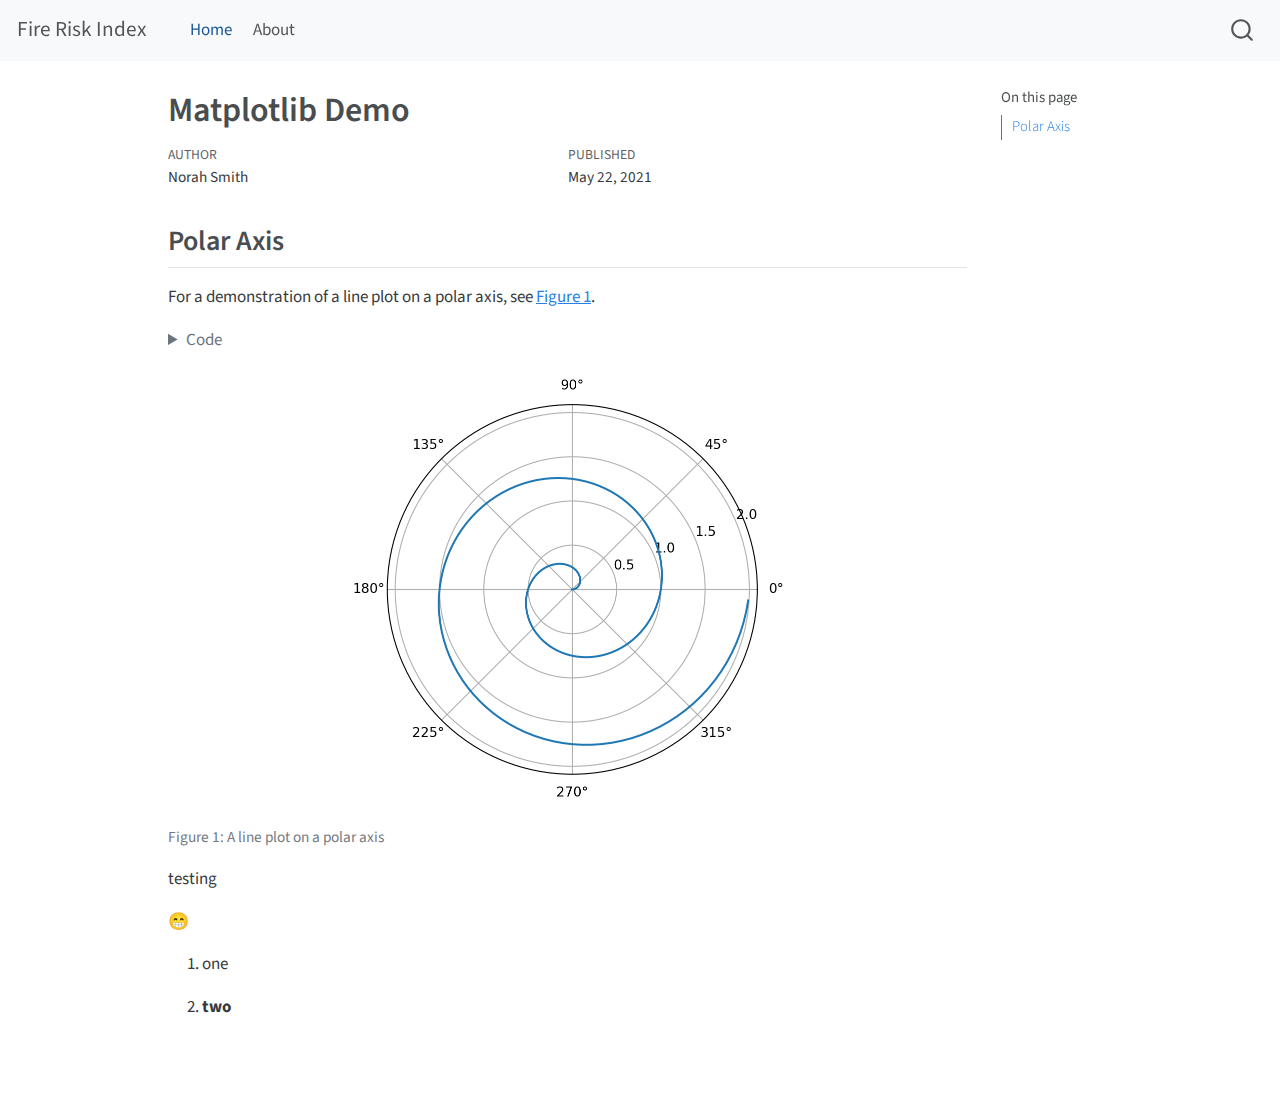
<file: docs/index.html>
<!DOCTYPE html>
<html xmlns="http://www.w3.org/1999/xhtml" lang="en" xml:lang="en"><head>

<meta charset="utf-8">
<meta name="generator" content="quarto-1.3.450">

<meta name="viewport" content="width=device-width, initial-scale=1.0, user-scalable=yes">

<meta name="author" content="Norah Smith">
<meta name="dcterms.date" content="2021-05-22">

<title>Fire Risk Index - Matplotlib Demo</title>
<style>
code{white-space: pre-wrap;}
span.smallcaps{font-variant: small-caps;}
div.columns{display: flex; gap: min(4vw, 1.5em);}
div.column{flex: auto; overflow-x: auto;}
div.hanging-indent{margin-left: 1.5em; text-indent: -1.5em;}
ul.task-list{list-style: none;}
ul.task-list li input[type="checkbox"] {
  width: 0.8em;
  margin: 0 0.8em 0.2em -1em; /* quarto-specific, see https://github.com/quarto-dev/quarto-cli/issues/4556 */ 
  vertical-align: middle;
}
/* CSS for syntax highlighting */
pre > code.sourceCode { white-space: pre; position: relative; }
pre > code.sourceCode > span { display: inline-block; line-height: 1.25; }
pre > code.sourceCode > span:empty { height: 1.2em; }
.sourceCode { overflow: visible; }
code.sourceCode > span { color: inherit; text-decoration: inherit; }
div.sourceCode { margin: 1em 0; }
pre.sourceCode { margin: 0; }
@media screen {
div.sourceCode { overflow: auto; }
}
@media print {
pre > code.sourceCode { white-space: pre-wrap; }
pre > code.sourceCode > span { text-indent: -5em; padding-left: 5em; }
}
pre.numberSource code
  { counter-reset: source-line 0; }
pre.numberSource code > span
  { position: relative; left: -4em; counter-increment: source-line; }
pre.numberSource code > span > a:first-child::before
  { content: counter(source-line);
    position: relative; left: -1em; text-align: right; vertical-align: baseline;
    border: none; display: inline-block;
    -webkit-touch-callout: none; -webkit-user-select: none;
    -khtml-user-select: none; -moz-user-select: none;
    -ms-user-select: none; user-select: none;
    padding: 0 4px; width: 4em;
  }
pre.numberSource { margin-left: 3em;  padding-left: 4px; }
div.sourceCode
  {   }
@media screen {
pre > code.sourceCode > span > a:first-child::before { text-decoration: underline; }
}
</style>


<script src="site_libs/quarto-nav/quarto-nav.js"></script>
<script src="site_libs/quarto-nav/headroom.min.js"></script>
<script src="site_libs/clipboard/clipboard.min.js"></script>
<script src="site_libs/quarto-search/autocomplete.umd.js"></script>
<script src="site_libs/quarto-search/fuse.min.js"></script>
<script src="site_libs/quarto-search/quarto-search.js"></script>
<meta name="quarto:offset" content="./">
<script src="site_libs/quarto-html/quarto.js"></script>
<script src="site_libs/quarto-html/popper.min.js"></script>
<script src="site_libs/quarto-html/tippy.umd.min.js"></script>
<script src="site_libs/quarto-html/anchor.min.js"></script>
<link href="site_libs/quarto-html/tippy.css" rel="stylesheet">
<link href="site_libs/quarto-html/quarto-syntax-highlighting.css" rel="stylesheet" id="quarto-text-highlighting-styles">
<script src="site_libs/bootstrap/bootstrap.min.js"></script>
<link href="site_libs/bootstrap/bootstrap-icons.css" rel="stylesheet">
<link href="site_libs/bootstrap/bootstrap.min.css" rel="stylesheet" id="quarto-bootstrap" data-mode="light">
<script id="quarto-search-options" type="application/json">{
  "location": "navbar",
  "copy-button": false,
  "collapse-after": 3,
  "panel-placement": "end",
  "type": "overlay",
  "limit": 20,
  "language": {
    "search-no-results-text": "No results",
    "search-matching-documents-text": "matching documents",
    "search-copy-link-title": "Copy link to search",
    "search-hide-matches-text": "Hide additional matches",
    "search-more-match-text": "more match in this document",
    "search-more-matches-text": "more matches in this document",
    "search-clear-button-title": "Clear",
    "search-detached-cancel-button-title": "Cancel",
    "search-submit-button-title": "Submit",
    "search-label": "Search"
  }
}</script>


<link rel="stylesheet" href="styles.css">
</head>

<body class="nav-fixed">

<div id="quarto-search-results"></div>
  <header id="quarto-header" class="headroom fixed-top">
    <nav class="navbar navbar-expand-lg navbar-dark ">
      <div class="navbar-container container-fluid">
      <div class="navbar-brand-container">
    <a class="navbar-brand" href="./index.html">
    <span class="navbar-title">Fire Risk Index</span>
    </a>
  </div>
            <div id="quarto-search" class="" title="Search"></div>
          <button class="navbar-toggler" type="button" data-bs-toggle="collapse" data-bs-target="#navbarCollapse" aria-controls="navbarCollapse" aria-expanded="false" aria-label="Toggle navigation" onclick="if (window.quartoToggleHeadroom) { window.quartoToggleHeadroom(); }">
  <span class="navbar-toggler-icon"></span>
</button>
          <div class="collapse navbar-collapse" id="navbarCollapse">
            <ul class="navbar-nav navbar-nav-scroll me-auto">
  <li class="nav-item">
    <a class="nav-link active" href="./index.html" rel="" target="" aria-current="page">
 <span class="menu-text">Home</span></a>
  </li>  
  <li class="nav-item">
    <a class="nav-link" href="./about.html" rel="" target="">
 <span class="menu-text">About</span></a>
  </li>  
</ul>
            <div class="quarto-navbar-tools ms-auto">
</div>
          </div> <!-- /navcollapse -->
      </div> <!-- /container-fluid -->
    </nav>
</header>
<!-- content -->
<div id="quarto-content" class="quarto-container page-columns page-rows-contents page-layout-article page-navbar">
<!-- sidebar -->
<!-- margin-sidebar -->
    <div id="quarto-margin-sidebar" class="sidebar margin-sidebar">
        <nav id="TOC" role="doc-toc" class="toc-active">
    <h2 id="toc-title">On this page</h2>
   
  <ul>
  <li><a href="#polar-axis" id="toc-polar-axis" class="nav-link active" data-scroll-target="#polar-axis">Polar Axis</a></li>
  </ul>
</nav>
    </div>
<!-- main -->
<main class="content" id="quarto-document-content">

<header id="title-block-header" class="quarto-title-block default">
<div class="quarto-title">
<h1 class="title">Matplotlib Demo</h1>
</div>



<div class="quarto-title-meta">

    <div>
    <div class="quarto-title-meta-heading">Author</div>
    <div class="quarto-title-meta-contents">
             <p>Norah Smith </p>
          </div>
  </div>
    
    <div>
    <div class="quarto-title-meta-heading">Published</div>
    <div class="quarto-title-meta-contents">
      <p class="date">May 22, 2021</p>
    </div>
  </div>
  
    
  </div>
  

</header>

<section id="polar-axis" class="level2">
<h2 class="anchored" data-anchor-id="polar-axis">Polar Axis</h2>
<p>For a demonstration of a line plot on a polar axis, see <a href="#fig-polar">Figure&nbsp;1</a>.</p>
<div class="cell" data-execution_count="1">
<details>
<summary>Code</summary>
<div class="sourceCode cell-code" id="cb1"><pre class="sourceCode python code-with-copy"><code class="sourceCode python"><span id="cb1-1"><a href="#cb1-1" aria-hidden="true" tabindex="-1"></a><span class="im">import</span> numpy <span class="im">as</span> np</span>
<span id="cb1-2"><a href="#cb1-2" aria-hidden="true" tabindex="-1"></a><span class="im">import</span> matplotlib.pyplot <span class="im">as</span> plt</span>
<span id="cb1-3"><a href="#cb1-3" aria-hidden="true" tabindex="-1"></a></span>
<span id="cb1-4"><a href="#cb1-4" aria-hidden="true" tabindex="-1"></a>r <span class="op">=</span> np.arange(<span class="dv">0</span>, <span class="dv">2</span>, <span class="fl">0.01</span>)</span>
<span id="cb1-5"><a href="#cb1-5" aria-hidden="true" tabindex="-1"></a>theta <span class="op">=</span> <span class="dv">2</span> <span class="op">*</span> np.pi <span class="op">*</span> r</span>
<span id="cb1-6"><a href="#cb1-6" aria-hidden="true" tabindex="-1"></a>fig, ax <span class="op">=</span> plt.subplots(subplot_kw<span class="op">=</span>{<span class="st">'projection'</span>: <span class="st">'polar'</span>})</span>
<span id="cb1-7"><a href="#cb1-7" aria-hidden="true" tabindex="-1"></a>ax.plot(theta, r)</span>
<span id="cb1-8"><a href="#cb1-8" aria-hidden="true" tabindex="-1"></a>ax.set_rticks([<span class="fl">0.5</span>, <span class="dv">1</span>, <span class="fl">1.5</span>, <span class="dv">2</span>])</span>
<span id="cb1-9"><a href="#cb1-9" aria-hidden="true" tabindex="-1"></a>ax.grid(<span class="va">True</span>)</span>
<span id="cb1-10"><a href="#cb1-10" aria-hidden="true" tabindex="-1"></a>plt.show()</span></code><button title="Copy to Clipboard" class="code-copy-button"><i class="bi"></i></button></pre></div>
</details>
<div class="cell-output cell-output-display">
<div id="fig-polar" class="quarto-figure quarto-figure-center anchored">
<figure class="figure">
<p><img src="index_files/figure-html/fig-polar-output-1.png" width="450" height="439" class="figure-img"></p>
<figcaption class="figure-caption">Figure&nbsp;1: A line plot on a polar axis</figcaption>
</figure>
</div>
</div>
</div>
<p>testing</p>
<p>😁</p>
<ol type="1">
<li><p>one</p></li>
<li><p><strong>two</strong></p></li>
</ol>


</section>

</main> <!-- /main -->
<script id="quarto-html-after-body" type="application/javascript">
window.document.addEventListener("DOMContentLoaded", function (event) {
  const toggleBodyColorMode = (bsSheetEl) => {
    const mode = bsSheetEl.getAttribute("data-mode");
    const bodyEl = window.document.querySelector("body");
    if (mode === "dark") {
      bodyEl.classList.add("quarto-dark");
      bodyEl.classList.remove("quarto-light");
    } else {
      bodyEl.classList.add("quarto-light");
      bodyEl.classList.remove("quarto-dark");
    }
  }
  const toggleBodyColorPrimary = () => {
    const bsSheetEl = window.document.querySelector("link#quarto-bootstrap");
    if (bsSheetEl) {
      toggleBodyColorMode(bsSheetEl);
    }
  }
  toggleBodyColorPrimary();  
  const icon = "";
  const anchorJS = new window.AnchorJS();
  anchorJS.options = {
    placement: 'right',
    icon: icon
  };
  anchorJS.add('.anchored');
  const isCodeAnnotation = (el) => {
    for (const clz of el.classList) {
      if (clz.startsWith('code-annotation-')) {                     
        return true;
      }
    }
    return false;
  }
  const clipboard = new window.ClipboardJS('.code-copy-button', {
    text: function(trigger) {
      const codeEl = trigger.previousElementSibling.cloneNode(true);
      for (const childEl of codeEl.children) {
        if (isCodeAnnotation(childEl)) {
          childEl.remove();
        }
      }
      return codeEl.innerText;
    }
  });
  clipboard.on('success', function(e) {
    // button target
    const button = e.trigger;
    // don't keep focus
    button.blur();
    // flash "checked"
    button.classList.add('code-copy-button-checked');
    var currentTitle = button.getAttribute("title");
    button.setAttribute("title", "Copied!");
    let tooltip;
    if (window.bootstrap) {
      button.setAttribute("data-bs-toggle", "tooltip");
      button.setAttribute("data-bs-placement", "left");
      button.setAttribute("data-bs-title", "Copied!");
      tooltip = new bootstrap.Tooltip(button, 
        { trigger: "manual", 
          customClass: "code-copy-button-tooltip",
          offset: [0, -8]});
      tooltip.show();    
    }
    setTimeout(function() {
      if (tooltip) {
        tooltip.hide();
        button.removeAttribute("data-bs-title");
        button.removeAttribute("data-bs-toggle");
        button.removeAttribute("data-bs-placement");
      }
      button.setAttribute("title", currentTitle);
      button.classList.remove('code-copy-button-checked');
    }, 1000);
    // clear code selection
    e.clearSelection();
  });
  function tippyHover(el, contentFn) {
    const config = {
      allowHTML: true,
      content: contentFn,
      maxWidth: 500,
      delay: 100,
      arrow: false,
      appendTo: function(el) {
          return el.parentElement;
      },
      interactive: true,
      interactiveBorder: 10,
      theme: 'quarto',
      placement: 'bottom-start'
    };
    window.tippy(el, config); 
  }
  const noterefs = window.document.querySelectorAll('a[role="doc-noteref"]');
  for (var i=0; i<noterefs.length; i++) {
    const ref = noterefs[i];
    tippyHover(ref, function() {
      // use id or data attribute instead here
      let href = ref.getAttribute('data-footnote-href') || ref.getAttribute('href');
      try { href = new URL(href).hash; } catch {}
      const id = href.replace(/^#\/?/, "");
      const note = window.document.getElementById(id);
      return note.innerHTML;
    });
  }
      let selectedAnnoteEl;
      const selectorForAnnotation = ( cell, annotation) => {
        let cellAttr = 'data-code-cell="' + cell + '"';
        let lineAttr = 'data-code-annotation="' +  annotation + '"';
        const selector = 'span[' + cellAttr + '][' + lineAttr + ']';
        return selector;
      }
      const selectCodeLines = (annoteEl) => {
        const doc = window.document;
        const targetCell = annoteEl.getAttribute("data-target-cell");
        const targetAnnotation = annoteEl.getAttribute("data-target-annotation");
        const annoteSpan = window.document.querySelector(selectorForAnnotation(targetCell, targetAnnotation));
        const lines = annoteSpan.getAttribute("data-code-lines").split(",");
        const lineIds = lines.map((line) => {
          return targetCell + "-" + line;
        })
        let top = null;
        let height = null;
        let parent = null;
        if (lineIds.length > 0) {
            //compute the position of the single el (top and bottom and make a div)
            const el = window.document.getElementById(lineIds[0]);
            top = el.offsetTop;
            height = el.offsetHeight;
            parent = el.parentElement.parentElement;
          if (lineIds.length > 1) {
            const lastEl = window.document.getElementById(lineIds[lineIds.length - 1]);
            const bottom = lastEl.offsetTop + lastEl.offsetHeight;
            height = bottom - top;
          }
          if (top !== null && height !== null && parent !== null) {
            // cook up a div (if necessary) and position it 
            let div = window.document.getElementById("code-annotation-line-highlight");
            if (div === null) {
              div = window.document.createElement("div");
              div.setAttribute("id", "code-annotation-line-highlight");
              div.style.position = 'absolute';
              parent.appendChild(div);
            }
            div.style.top = top - 2 + "px";
            div.style.height = height + 4 + "px";
            let gutterDiv = window.document.getElementById("code-annotation-line-highlight-gutter");
            if (gutterDiv === null) {
              gutterDiv = window.document.createElement("div");
              gutterDiv.setAttribute("id", "code-annotation-line-highlight-gutter");
              gutterDiv.style.position = 'absolute';
              const codeCell = window.document.getElementById(targetCell);
              const gutter = codeCell.querySelector('.code-annotation-gutter');
              gutter.appendChild(gutterDiv);
            }
            gutterDiv.style.top = top - 2 + "px";
            gutterDiv.style.height = height + 4 + "px";
          }
          selectedAnnoteEl = annoteEl;
        }
      };
      const unselectCodeLines = () => {
        const elementsIds = ["code-annotation-line-highlight", "code-annotation-line-highlight-gutter"];
        elementsIds.forEach((elId) => {
          const div = window.document.getElementById(elId);
          if (div) {
            div.remove();
          }
        });
        selectedAnnoteEl = undefined;
      };
      // Attach click handler to the DT
      const annoteDls = window.document.querySelectorAll('dt[data-target-cell]');
      for (const annoteDlNode of annoteDls) {
        annoteDlNode.addEventListener('click', (event) => {
          const clickedEl = event.target;
          if (clickedEl !== selectedAnnoteEl) {
            unselectCodeLines();
            const activeEl = window.document.querySelector('dt[data-target-cell].code-annotation-active');
            if (activeEl) {
              activeEl.classList.remove('code-annotation-active');
            }
            selectCodeLines(clickedEl);
            clickedEl.classList.add('code-annotation-active');
          } else {
            // Unselect the line
            unselectCodeLines();
            clickedEl.classList.remove('code-annotation-active');
          }
        });
      }
  const findCites = (el) => {
    const parentEl = el.parentElement;
    if (parentEl) {
      const cites = parentEl.dataset.cites;
      if (cites) {
        return {
          el,
          cites: cites.split(' ')
        };
      } else {
        return findCites(el.parentElement)
      }
    } else {
      return undefined;
    }
  };
  var bibliorefs = window.document.querySelectorAll('a[role="doc-biblioref"]');
  for (var i=0; i<bibliorefs.length; i++) {
    const ref = bibliorefs[i];
    const citeInfo = findCites(ref);
    if (citeInfo) {
      tippyHover(citeInfo.el, function() {
        var popup = window.document.createElement('div');
        citeInfo.cites.forEach(function(cite) {
          var citeDiv = window.document.createElement('div');
          citeDiv.classList.add('hanging-indent');
          citeDiv.classList.add('csl-entry');
          var biblioDiv = window.document.getElementById('ref-' + cite);
          if (biblioDiv) {
            citeDiv.innerHTML = biblioDiv.innerHTML;
          }
          popup.appendChild(citeDiv);
        });
        return popup.innerHTML;
      });
    }
  }
});
</script>
</div> <!-- /content -->



</body></html>
</file>
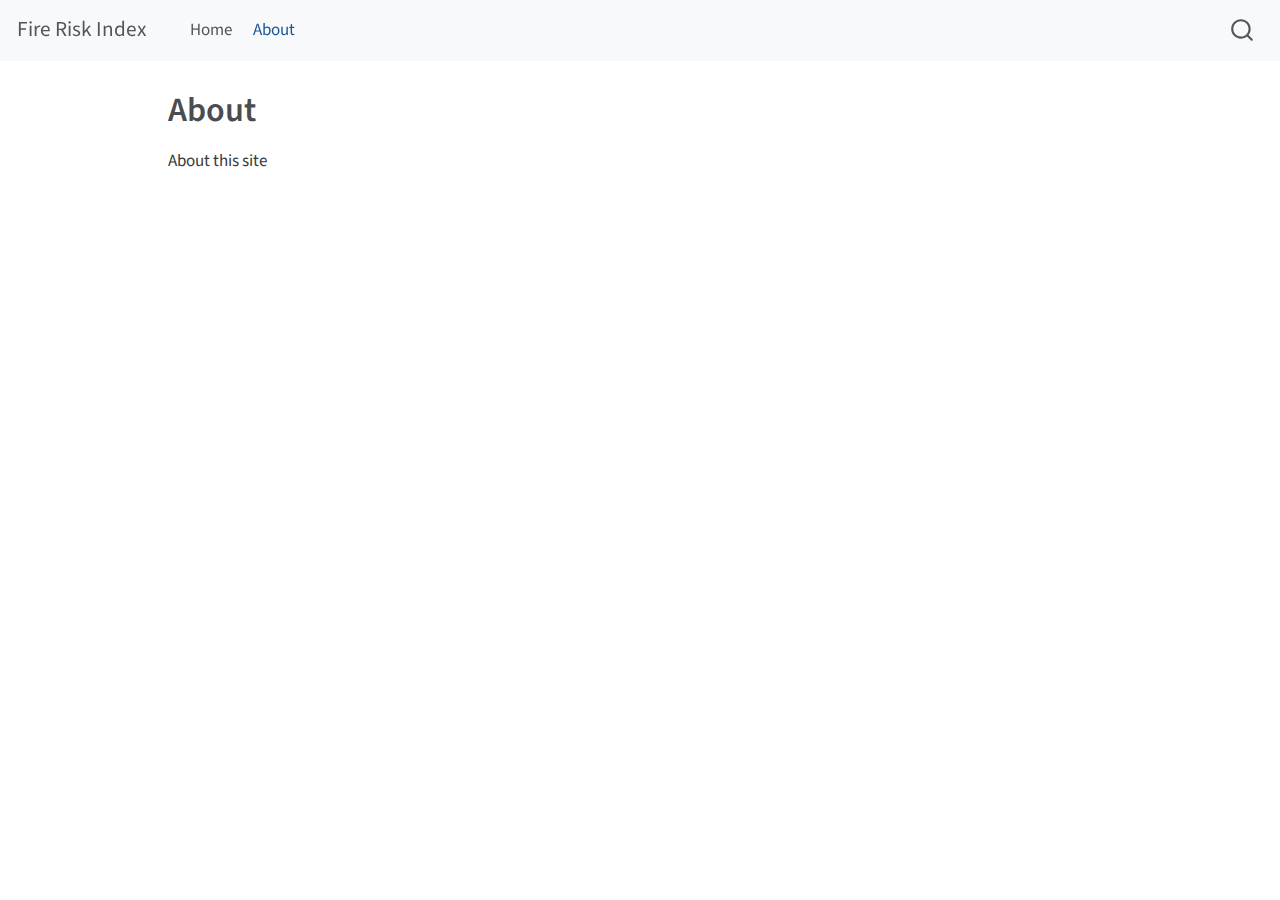
<file: docs/about.html>
<!DOCTYPE html>
<html xmlns="http://www.w3.org/1999/xhtml" lang="en" xml:lang="en"><head>

<meta charset="utf-8">
<meta name="generator" content="quarto-1.3.450">

<meta name="viewport" content="width=device-width, initial-scale=1.0, user-scalable=yes">


<title>Fire Risk Index - About</title>
<style>
code{white-space: pre-wrap;}
span.smallcaps{font-variant: small-caps;}
div.columns{display: flex; gap: min(4vw, 1.5em);}
div.column{flex: auto; overflow-x: auto;}
div.hanging-indent{margin-left: 1.5em; text-indent: -1.5em;}
ul.task-list{list-style: none;}
ul.task-list li input[type="checkbox"] {
  width: 0.8em;
  margin: 0 0.8em 0.2em -1em; /* quarto-specific, see https://github.com/quarto-dev/quarto-cli/issues/4556 */ 
  vertical-align: middle;
}
</style>


<script src="site_libs/quarto-nav/quarto-nav.js"></script>
<script src="site_libs/quarto-nav/headroom.min.js"></script>
<script src="site_libs/clipboard/clipboard.min.js"></script>
<script src="site_libs/quarto-search/autocomplete.umd.js"></script>
<script src="site_libs/quarto-search/fuse.min.js"></script>
<script src="site_libs/quarto-search/quarto-search.js"></script>
<meta name="quarto:offset" content="./">
<script src="site_libs/quarto-html/quarto.js"></script>
<script src="site_libs/quarto-html/popper.min.js"></script>
<script src="site_libs/quarto-html/tippy.umd.min.js"></script>
<script src="site_libs/quarto-html/anchor.min.js"></script>
<link href="site_libs/quarto-html/tippy.css" rel="stylesheet">
<link href="site_libs/quarto-html/quarto-syntax-highlighting.css" rel="stylesheet" id="quarto-text-highlighting-styles">
<script src="site_libs/bootstrap/bootstrap.min.js"></script>
<link href="site_libs/bootstrap/bootstrap-icons.css" rel="stylesheet">
<link href="site_libs/bootstrap/bootstrap.min.css" rel="stylesheet" id="quarto-bootstrap" data-mode="light">
<script id="quarto-search-options" type="application/json">{
  "location": "navbar",
  "copy-button": false,
  "collapse-after": 3,
  "panel-placement": "end",
  "type": "overlay",
  "limit": 20,
  "language": {
    "search-no-results-text": "No results",
    "search-matching-documents-text": "matching documents",
    "search-copy-link-title": "Copy link to search",
    "search-hide-matches-text": "Hide additional matches",
    "search-more-match-text": "more match in this document",
    "search-more-matches-text": "more matches in this document",
    "search-clear-button-title": "Clear",
    "search-detached-cancel-button-title": "Cancel",
    "search-submit-button-title": "Submit",
    "search-label": "Search"
  }
}</script>


<link rel="stylesheet" href="styles.css">
</head>

<body class="nav-fixed">

<div id="quarto-search-results"></div>
  <header id="quarto-header" class="headroom fixed-top">
    <nav class="navbar navbar-expand-lg navbar-dark ">
      <div class="navbar-container container-fluid">
      <div class="navbar-brand-container">
    <a class="navbar-brand" href="./index.html">
    <span class="navbar-title">Fire Risk Index</span>
    </a>
  </div>
            <div id="quarto-search" class="" title="Search"></div>
          <button class="navbar-toggler" type="button" data-bs-toggle="collapse" data-bs-target="#navbarCollapse" aria-controls="navbarCollapse" aria-expanded="false" aria-label="Toggle navigation" onclick="if (window.quartoToggleHeadroom) { window.quartoToggleHeadroom(); }">
  <span class="navbar-toggler-icon"></span>
</button>
          <div class="collapse navbar-collapse" id="navbarCollapse">
            <ul class="navbar-nav navbar-nav-scroll me-auto">
  <li class="nav-item">
    <a class="nav-link" href="./index.html" rel="" target="">
 <span class="menu-text">Home</span></a>
  </li>  
  <li class="nav-item">
    <a class="nav-link active" href="./about.html" rel="" target="" aria-current="page">
 <span class="menu-text">About</span></a>
  </li>  
</ul>
            <div class="quarto-navbar-tools ms-auto">
</div>
          </div> <!-- /navcollapse -->
      </div> <!-- /container-fluid -->
    </nav>
</header>
<!-- content -->
<div id="quarto-content" class="quarto-container page-columns page-rows-contents page-layout-article page-navbar">
<!-- sidebar -->
<!-- margin-sidebar -->
    <div id="quarto-margin-sidebar" class="sidebar margin-sidebar">
        
    </div>
<!-- main -->
<main class="content" id="quarto-document-content">

<header id="title-block-header" class="quarto-title-block default">
<div class="quarto-title">
<h1 class="title">About</h1>
</div>



<div class="quarto-title-meta">

    
  
    
  </div>
  

</header>

<p>About this site</p>



</main> <!-- /main -->
<script id="quarto-html-after-body" type="application/javascript">
window.document.addEventListener("DOMContentLoaded", function (event) {
  const toggleBodyColorMode = (bsSheetEl) => {
    const mode = bsSheetEl.getAttribute("data-mode");
    const bodyEl = window.document.querySelector("body");
    if (mode === "dark") {
      bodyEl.classList.add("quarto-dark");
      bodyEl.classList.remove("quarto-light");
    } else {
      bodyEl.classList.add("quarto-light");
      bodyEl.classList.remove("quarto-dark");
    }
  }
  const toggleBodyColorPrimary = () => {
    const bsSheetEl = window.document.querySelector("link#quarto-bootstrap");
    if (bsSheetEl) {
      toggleBodyColorMode(bsSheetEl);
    }
  }
  toggleBodyColorPrimary();  
  const icon = "";
  const anchorJS = new window.AnchorJS();
  anchorJS.options = {
    placement: 'right',
    icon: icon
  };
  anchorJS.add('.anchored');
  const isCodeAnnotation = (el) => {
    for (const clz of el.classList) {
      if (clz.startsWith('code-annotation-')) {                     
        return true;
      }
    }
    return false;
  }
  const clipboard = new window.ClipboardJS('.code-copy-button', {
    text: function(trigger) {
      const codeEl = trigger.previousElementSibling.cloneNode(true);
      for (const childEl of codeEl.children) {
        if (isCodeAnnotation(childEl)) {
          childEl.remove();
        }
      }
      return codeEl.innerText;
    }
  });
  clipboard.on('success', function(e) {
    // button target
    const button = e.trigger;
    // don't keep focus
    button.blur();
    // flash "checked"
    button.classList.add('code-copy-button-checked');
    var currentTitle = button.getAttribute("title");
    button.setAttribute("title", "Copied!");
    let tooltip;
    if (window.bootstrap) {
      button.setAttribute("data-bs-toggle", "tooltip");
      button.setAttribute("data-bs-placement", "left");
      button.setAttribute("data-bs-title", "Copied!");
      tooltip = new bootstrap.Tooltip(button, 
        { trigger: "manual", 
          customClass: "code-copy-button-tooltip",
          offset: [0, -8]});
      tooltip.show();    
    }
    setTimeout(function() {
      if (tooltip) {
        tooltip.hide();
        button.removeAttribute("data-bs-title");
        button.removeAttribute("data-bs-toggle");
        button.removeAttribute("data-bs-placement");
      }
      button.setAttribute("title", currentTitle);
      button.classList.remove('code-copy-button-checked');
    }, 1000);
    // clear code selection
    e.clearSelection();
  });
  function tippyHover(el, contentFn) {
    const config = {
      allowHTML: true,
      content: contentFn,
      maxWidth: 500,
      delay: 100,
      arrow: false,
      appendTo: function(el) {
          return el.parentElement;
      },
      interactive: true,
      interactiveBorder: 10,
      theme: 'quarto',
      placement: 'bottom-start'
    };
    window.tippy(el, config); 
  }
  const noterefs = window.document.querySelectorAll('a[role="doc-noteref"]');
  for (var i=0; i<noterefs.length; i++) {
    const ref = noterefs[i];
    tippyHover(ref, function() {
      // use id or data attribute instead here
      let href = ref.getAttribute('data-footnote-href') || ref.getAttribute('href');
      try { href = new URL(href).hash; } catch {}
      const id = href.replace(/^#\/?/, "");
      const note = window.document.getElementById(id);
      return note.innerHTML;
    });
  }
      let selectedAnnoteEl;
      const selectorForAnnotation = ( cell, annotation) => {
        let cellAttr = 'data-code-cell="' + cell + '"';
        let lineAttr = 'data-code-annotation="' +  annotation + '"';
        const selector = 'span[' + cellAttr + '][' + lineAttr + ']';
        return selector;
      }
      const selectCodeLines = (annoteEl) => {
        const doc = window.document;
        const targetCell = annoteEl.getAttribute("data-target-cell");
        const targetAnnotation = annoteEl.getAttribute("data-target-annotation");
        const annoteSpan = window.document.querySelector(selectorForAnnotation(targetCell, targetAnnotation));
        const lines = annoteSpan.getAttribute("data-code-lines").split(",");
        const lineIds = lines.map((line) => {
          return targetCell + "-" + line;
        })
        let top = null;
        let height = null;
        let parent = null;
        if (lineIds.length > 0) {
            //compute the position of the single el (top and bottom and make a div)
            const el = window.document.getElementById(lineIds[0]);
            top = el.offsetTop;
            height = el.offsetHeight;
            parent = el.parentElement.parentElement;
          if (lineIds.length > 1) {
            const lastEl = window.document.getElementById(lineIds[lineIds.length - 1]);
            const bottom = lastEl.offsetTop + lastEl.offsetHeight;
            height = bottom - top;
          }
          if (top !== null && height !== null && parent !== null) {
            // cook up a div (if necessary) and position it 
            let div = window.document.getElementById("code-annotation-line-highlight");
            if (div === null) {
              div = window.document.createElement("div");
              div.setAttribute("id", "code-annotation-line-highlight");
              div.style.position = 'absolute';
              parent.appendChild(div);
            }
            div.style.top = top - 2 + "px";
            div.style.height = height + 4 + "px";
            let gutterDiv = window.document.getElementById("code-annotation-line-highlight-gutter");
            if (gutterDiv === null) {
              gutterDiv = window.document.createElement("div");
              gutterDiv.setAttribute("id", "code-annotation-line-highlight-gutter");
              gutterDiv.style.position = 'absolute';
              const codeCell = window.document.getElementById(targetCell);
              const gutter = codeCell.querySelector('.code-annotation-gutter');
              gutter.appendChild(gutterDiv);
            }
            gutterDiv.style.top = top - 2 + "px";
            gutterDiv.style.height = height + 4 + "px";
          }
          selectedAnnoteEl = annoteEl;
        }
      };
      const unselectCodeLines = () => {
        const elementsIds = ["code-annotation-line-highlight", "code-annotation-line-highlight-gutter"];
        elementsIds.forEach((elId) => {
          const div = window.document.getElementById(elId);
          if (div) {
            div.remove();
          }
        });
        selectedAnnoteEl = undefined;
      };
      // Attach click handler to the DT
      const annoteDls = window.document.querySelectorAll('dt[data-target-cell]');
      for (const annoteDlNode of annoteDls) {
        annoteDlNode.addEventListener('click', (event) => {
          const clickedEl = event.target;
          if (clickedEl !== selectedAnnoteEl) {
            unselectCodeLines();
            const activeEl = window.document.querySelector('dt[data-target-cell].code-annotation-active');
            if (activeEl) {
              activeEl.classList.remove('code-annotation-active');
            }
            selectCodeLines(clickedEl);
            clickedEl.classList.add('code-annotation-active');
          } else {
            // Unselect the line
            unselectCodeLines();
            clickedEl.classList.remove('code-annotation-active');
          }
        });
      }
  const findCites = (el) => {
    const parentEl = el.parentElement;
    if (parentEl) {
      const cites = parentEl.dataset.cites;
      if (cites) {
        return {
          el,
          cites: cites.split(' ')
        };
      } else {
        return findCites(el.parentElement)
      }
    } else {
      return undefined;
    }
  };
  var bibliorefs = window.document.querySelectorAll('a[role="doc-biblioref"]');
  for (var i=0; i<bibliorefs.length; i++) {
    const ref = bibliorefs[i];
    const citeInfo = findCites(ref);
    if (citeInfo) {
      tippyHover(citeInfo.el, function() {
        var popup = window.document.createElement('div');
        citeInfo.cites.forEach(function(cite) {
          var citeDiv = window.document.createElement('div');
          citeDiv.classList.add('hanging-indent');
          citeDiv.classList.add('csl-entry');
          var biblioDiv = window.document.getElementById('ref-' + cite);
          if (biblioDiv) {
            citeDiv.innerHTML = biblioDiv.innerHTML;
          }
          popup.appendChild(citeDiv);
        });
        return popup.innerHTML;
      });
    }
  }
});
</script>
</div> <!-- /content -->



</body></html>
</file>
<file: docs/site_libs/quarto-html/tippy.css>
.tippy-box[data-animation=fade][data-state=hidden]{opacity:0}[data-tippy-root]{max-width:calc(100vw - 10px)}.tippy-box{position:relative;background-color:#333;color:#fff;border-radius:4px;font-size:14px;line-height:1.4;white-space:normal;outline:0;transition-property:transform,visibility,opacity}.tippy-box[data-placement^=top]>.tippy-arrow{bottom:0}.tippy-box[data-placement^=top]>.tippy-arrow:before{bottom:-7px;left:0;border-width:8px 8px 0;border-top-color:initial;transform-origin:center top}.tippy-box[data-placement^=bottom]>.tippy-arrow{top:0}.tippy-box[data-placement^=bottom]>.tippy-arrow:before{top:-7px;left:0;border-width:0 8px 8px;border-bottom-color:initial;transform-origin:center bottom}.tippy-box[data-placement^=left]>.tippy-arrow{right:0}.tippy-box[data-placement^=left]>.tippy-arrow:before{border-width:8px 0 8px 8px;border-left-color:initial;right:-7px;transform-origin:center left}.tippy-box[data-placement^=right]>.tippy-arrow{left:0}.tippy-box[data-placement^=right]>.tippy-arrow:before{left:-7px;border-width:8px 8px 8px 0;border-right-color:initial;transform-origin:center right}.tippy-box[data-inertia][data-state=visible]{transition-timing-function:cubic-bezier(.54,1.5,.38,1.11)}.tippy-arrow{width:16px;height:16px;color:#333}.tippy-arrow:before{content:"";position:absolute;border-color:transparent;border-style:solid}.tippy-content{position:relative;padding:5px 9px;z-index:1}
</file>
<file: docs/site_libs/quarto-html/quarto-syntax-highlighting.css>
/* quarto syntax highlight colors */
:root {
  --quarto-hl-ot-color: #003B4F;
  --quarto-hl-at-color: #657422;
  --quarto-hl-ss-color: #20794D;
  --quarto-hl-an-color: #5E5E5E;
  --quarto-hl-fu-color: #4758AB;
  --quarto-hl-st-color: #20794D;
  --quarto-hl-cf-color: #003B4F;
  --quarto-hl-op-color: #5E5E5E;
  --quarto-hl-er-color: #AD0000;
  --quarto-hl-bn-color: #AD0000;
  --quarto-hl-al-color: #AD0000;
  --quarto-hl-va-color: #111111;
  --quarto-hl-bu-color: inherit;
  --quarto-hl-ex-color: inherit;
  --quarto-hl-pp-color: #AD0000;
  --quarto-hl-in-color: #5E5E5E;
  --quarto-hl-vs-color: #20794D;
  --quarto-hl-wa-color: #5E5E5E;
  --quarto-hl-do-color: #5E5E5E;
  --quarto-hl-im-color: #00769E;
  --quarto-hl-ch-color: #20794D;
  --quarto-hl-dt-color: #AD0000;
  --quarto-hl-fl-color: #AD0000;
  --quarto-hl-co-color: #5E5E5E;
  --quarto-hl-cv-color: #5E5E5E;
  --quarto-hl-cn-color: #8f5902;
  --quarto-hl-sc-color: #5E5E5E;
  --quarto-hl-dv-color: #AD0000;
  --quarto-hl-kw-color: #003B4F;
}

/* other quarto variables */
:root {
  --quarto-font-monospace: SFMono-Regular, Menlo, Monaco, Consolas, "Liberation Mono", "Courier New", monospace;
}

pre > code.sourceCode > span {
  color: #003B4F;
}

code span {
  color: #003B4F;
}

code.sourceCode > span {
  color: #003B4F;
}

div.sourceCode,
div.sourceCode pre.sourceCode {
  color: #003B4F;
}

code span.ot {
  color: #003B4F;
  font-style: inherit;
}

code span.at {
  color: #657422;
  font-style: inherit;
}

code span.ss {
  color: #20794D;
  font-style: inherit;
}

code span.an {
  color: #5E5E5E;
  font-style: inherit;
}

code span.fu {
  color: #4758AB;
  font-style: inherit;
}

code span.st {
  color: #20794D;
  font-style: inherit;
}

code span.cf {
  color: #003B4F;
  font-style: inherit;
}

code span.op {
  color: #5E5E5E;
  font-style: inherit;
}

code span.er {
  color: #AD0000;
  font-style: inherit;
}

code span.bn {
  color: #AD0000;
  font-style: inherit;
}

code span.al {
  color: #AD0000;
  font-style: inherit;
}

code span.va {
  color: #111111;
  font-style: inherit;
}

code span.bu {
  font-style: inherit;
}

code span.ex {
  font-style: inherit;
}

code span.pp {
  color: #AD0000;
  font-style: inherit;
}

code span.in {
  color: #5E5E5E;
  font-style: inherit;
}

code span.vs {
  color: #20794D;
  font-style: inherit;
}

code span.wa {
  color: #5E5E5E;
  font-style: italic;
}

code span.do {
  color: #5E5E5E;
  font-style: italic;
}

code span.im {
  color: #00769E;
  font-style: inherit;
}

code span.ch {
  color: #20794D;
  font-style: inherit;
}

code span.dt {
  color: #AD0000;
  font-style: inherit;
}

code span.fl {
  color: #AD0000;
  font-style: inherit;
}

code span.co {
  color: #5E5E5E;
  font-style: inherit;
}

code span.cv {
  color: #5E5E5E;
  font-style: italic;
}

code span.cn {
  color: #8f5902;
  font-style: inherit;
}

code span.sc {
  color: #5E5E5E;
  font-style: inherit;
}

code span.dv {
  color: #AD0000;
  font-style: inherit;
}

code span.kw {
  color: #003B4F;
  font-style: inherit;
}

.prevent-inlining {
  content: "</";
}

/*# sourceMappingURL=debc5d5d77c3f9108843748ff7464032.css.map */
</file>
<file: docs/styles.css>
/* css styles */
</file>
